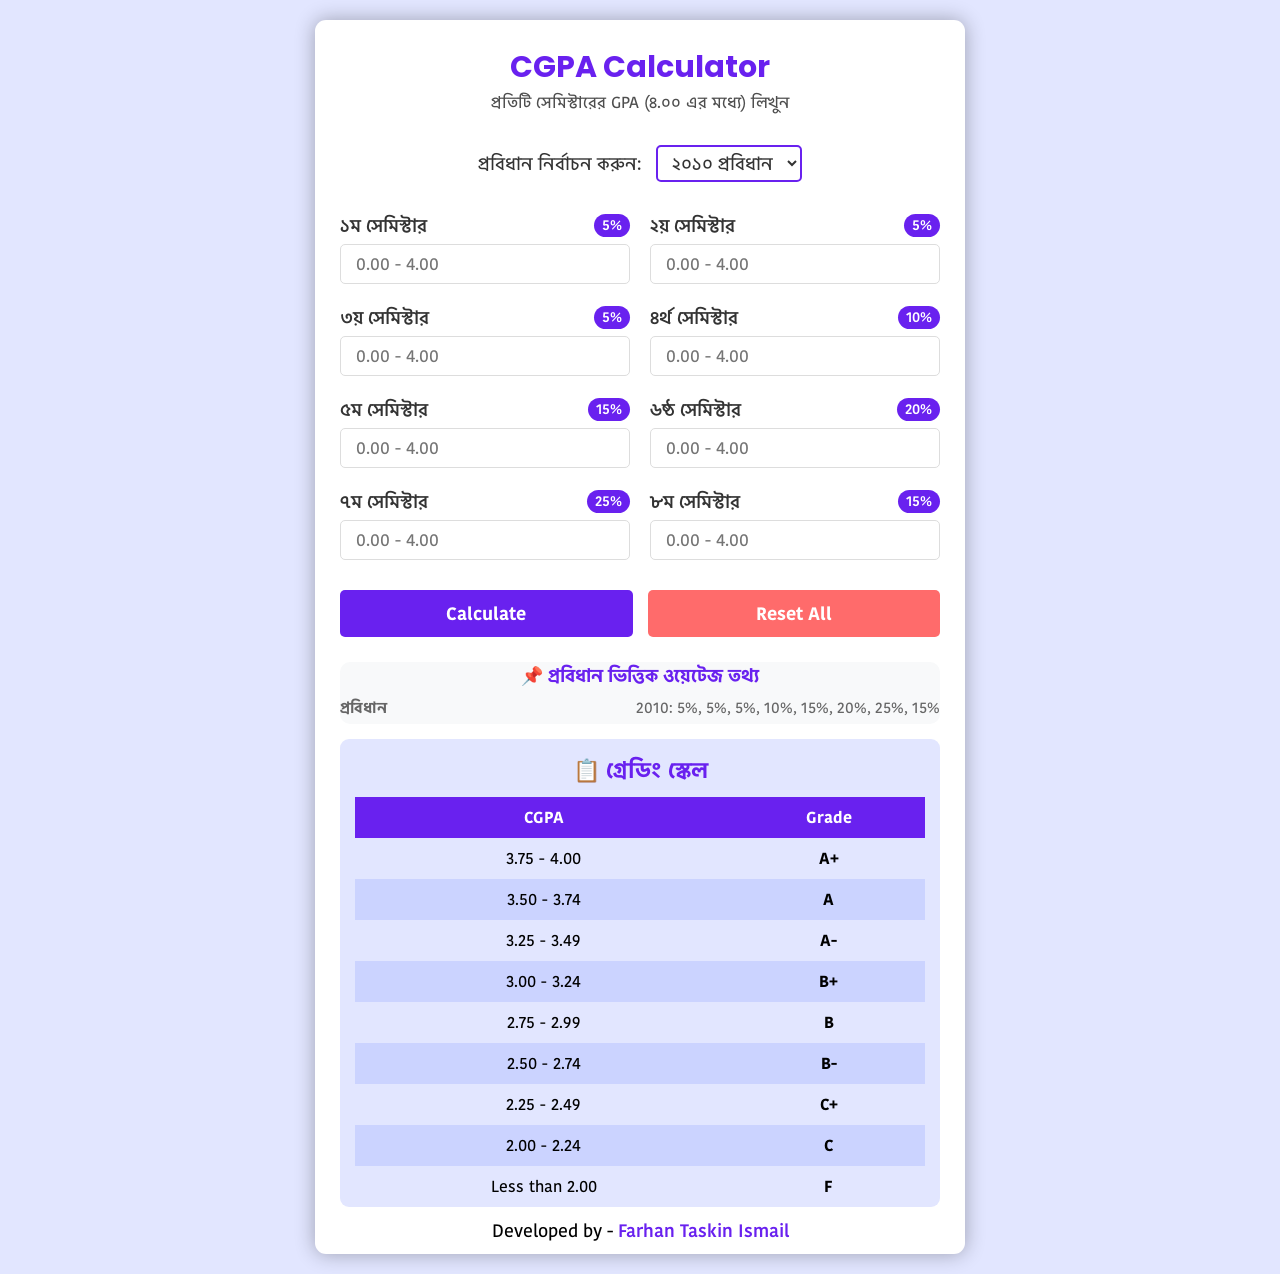
<file: cgpa.html>
<!DOCTYPE html>
<html lang="bn">

<head>
    <meta charset="UTF-8">
    <meta name="viewport" content="width=device-width, initial-scale=1.0">
    <title>CGPA Calculator</title>
    <link rel="stylesheet" href="ui8876dfxchb8/j8jxf8dkjgfv9.css">
    <link rel="stylesheet" href="a769jkjkn7685/nvcxlkl780.css">
    <link rel="icon" type="image/png" href="favicon.png">

</head>

<body>
    <div class="container">
        <h1>CGPA Calculator</h1>
        <p class="subtitle">প্রতিটি সেমিস্টারের GPA (৪.০০ এর মধ্যে) লিখুন</p>

        <div class="regulation-selector">
            <label for="regulation">প্রবিধান নির্বাচন করুন:</label>
            <select id="regulation">
                <option value="2010">২০১০ প্রবিধান</option>
                <option value="2016">২০১৬ প্রবিধান</option>
                <option value="2022">২০২২ প্রবিধান</option>
            </select>
        </div>

        <div class="error-message" id="errorMessage">
            ⚠️ সকল সেমিস্টারের GPA সঠিকভাবে পূরণ করুন (০.০০ - ৪.০০)
        </div>

        <form id="cgpaForm" onsubmit="event.preventDefault(); calculateCGPA();">
            <div class="semester-inputs">
                <div class="input-group">
                    <label>
                        <span class="semester-name">১ম সেমিস্টার</span>
                        <span class="weightage-badge" id="weight1">5%</span>
                    </label>
                    <input required type="number" id="sem1" min="0" max="4" step="0.01" placeholder="0.00 - 4.00">
                </div>
                <div class="input-group">
                    <label>
                        <span class="semester-name">২য় সেমিস্টার</span>
                        <span class="weightage-badge" id="weight2">5%</span>
                    </label>
                    <input required type="number" id="sem2" min="0" max="4" step="0.01" placeholder="0.00 - 4.00">
                </div>
                <div class="input-group">
                    <label>
                        <span class="semester-name">৩য় সেমিস্টার</span>
                        <span class="weightage-badge" id="weight3">5%</span>
                    </label>
                    <input required type="number" id="sem3" min="0" max="4" step="0.01" placeholder="0.00 - 4.00">
                </div>
                <div class="input-group">
                    <label>
                        <span class="semester-name">৪র্থ সেমিস্টার</span>
                        <span class="weightage-badge" id="weight4">10%</span>
                    </label>
                    <input required type="number" id="sem4" min="0" max="4" step="0.01" placeholder="0.00 - 4.00">
                </div>
                <div class="input-group">
                    <label>
                        <span class="semester-name">৫ম সেমিস্টার</span>
                        <span class="weightage-badge" id="weight5">15%</span>
                    </label>
                    <input required type="number" id="sem5" min="0" max="4" step="0.01" placeholder="0.00 - 4.00">
                </div>
                <div class="input-group">
                    <label>
                        <span class="semester-name">৬ষ্ঠ সেমিস্টার</span>
                        <span class="weightage-badge" id="weight6">20%</span>
                    </label>
                    <input required type="number" id="sem6" min="0" max="4" step="0.01" placeholder="0.00 - 4.00">
                </div>
                <div class="input-group">
                    <label>
                        <span class="semester-name">৭ম সেমিস্টার</span>
                        <span class="weightage-badge" id="weight7">25%</span>
                    </label>
                    <input required type="number" id="sem7" min="0" max="4" step="0.01" placeholder="0.00 - 4.00">
                </div>
                <div class="input-group">
                    <label>
                        <span class="semester-name">৮ম সেমিস্টার</span>
                        <span class="weightage-badge" id="weight8">15%</span>
                    </label>
                    <input required type="number" id="sem8" min="0" max="4" step="0.01" placeholder="0.00 - 4.00">
                </div>
            </div>

            <div class="button-group">
                <button type="submit" class="calculate-btn">Calculate</button>
                <button type="button" class="reset-btn" onclick="resetForm()">Reset All</button>
            </div>
        </form>

        <div class="result" id="result">
            <h2>CGPA Calculation</h2>

            <div class="result-item">
                <div class="result-label">ফাইনাল সিজিপিএ</div>
                <div class="result-value" id="cgpaValue">0.00</div>
            </div>

            <div class="result-item">
                <div class="result-label">ফাইনাল গ্রেড</div>
                <div class="result-value" id="gradeBadge">A+</div>
            </div>

            <div class="regulation-info" id="regulationInfo">প্রবিধান: ২০১০</div>
        </div>

        <div class="weightage-info">
            <h3>📌 প্রবিধান ভিত্তিক ওয়েটেজ তথ্য</h3>
            <div class="weightage-row">
                <span><strong>প্রবিধান</strong></span>
                <span id="weightageDisplay">২০১০: 5%, 5%, 5%, 10%, 15%, 20%, 25%, 15%</span>
            </div>
        </div>

        <div class="grade-table">
            <h3>📋 গ্রেডিং স্কেল</h3>
            <table>
                <thead>
                    <tr>
                        <th>CGPA</th>
                        <th>Grade</th>
                    </tr>
                </thead>
                <tbody>
                    <tr>
                        <td>3.75 - 4.00</td>
                        <td><strong>A+</strong></td>
                    </tr>
                    <tr>
                        <td>3.50 - 3.74</td>
                        <td><strong>A</strong></td>
                    </tr>
                    <tr>
                        <td>3.25 - 3.49</td>
                        <td><strong>A-</strong></td>
                    </tr>
                    <tr>
                        <td>3.00 - 3.24</td>
                        <td><strong>B+</strong></td>
                    </tr>
                    <tr>
                        <td>2.75 - 2.99</td>
                        <td><strong>B</strong></td>
                    </tr>
                    <tr>
                        <td>2.50 - 2.74</td>
                        <td><strong>B-</strong></td>
                    </tr>
                    <tr>
                        <td>2.25 - 2.49</td>
                        <td><strong>C+</strong></td>
                    </tr>
                    <tr>
                        <td>2.00 - 2.24</td>
                        <td><strong>C</strong></td>
                    </tr>
                    <tr>
                        <td>Less than 2.00</td>
                        <td><strong>F</strong></td>
                    </tr>
                </tbody>
            </table>
        </div>
        <div class="developer">Developed by - <a href="https://www.facebook.com/farhantaskinismail">Farhan Taskin
                Ismail</a></div>
    </div>

    <script>
        // Weightage data for different regulations
        const weightages = {
            '2010': [0.05, 0.05, 0.05, 0.10, 0.15, 0.20, 0.25, 0.15],
            '2016': [0.05, 0.05, 0.05, 0.10, 0.15, 0.20, 0.20, 0.20],
            '2022': [0.05, 0.05, 0.10, 0.15, 0.15, 0.20, 0.15, 0.15]
        };

        // Function to determine grade based on CGPA
        function getGrade(cgpa) {
            if (cgpa >= 3.75) return 'A+';
            if (cgpa >= 3.50) return 'A';
            if (cgpa >= 3.25) return 'A-';
            if (cgpa >= 3.00) return 'B+';
            if (cgpa >= 2.75) return 'B';
            if (cgpa >= 2.50) return 'B-';
            if (cgpa >= 2.25) return 'C+';
            if (cgpa >= 2.00) return 'C';
            return 'F';
        }

        // Update weightage display when regulation changes
        document.getElementById('regulation').addEventListener('change', function () {
            updateWeightageDisplay();
            updateWeightageBadges();
        });

        function updateWeightageDisplay() {
            const regulation = document.getElementById('regulation').value;
            const weights = weightages[regulation];
            const percentages = weights.map(w => (w * 100) + '%').join(', ');
            document.getElementById('weightageDisplay').textContent = `${regulation}: ${percentages}`;
        }

        function updateWeightageBadges() {
            const regulation = document.getElementById('regulation').value;
            const weights = weightages[regulation];

            for (let i = 0; i < 8; i++) {
                const percentage = (weights[i] * 100) + '%';
                document.getElementById('weight' + (i + 1)).textContent = percentage;
            }
        }

        function calculateCGPA() {
            // Hide error message
            document.getElementById('errorMessage').classList.remove('show');

            // Get all semester GPAs
            const gpas = [];
            for (let i = 1; i <= 8; i++) {
                const value = parseFloat(document.getElementById('sem' + i).value);
                if (isNaN(value) || value < 0 || value > 4) {
                    document.getElementById('errorMessage').classList.add('show');
                    document.getElementById('result').classList.remove('show');
                    return;
                }
                gpas.push(value);
            }

            // Get selected regulation
            const regulation = document.getElementById('regulation').value;
            const weights = weightages[regulation];

            // Calculate CGPA
            let cgpa = 0;
            for (let i = 0; i < 8; i++) {
                cgpa += gpas[i] * weights[i];
            }

            // Get grade
            const grade = getGrade(cgpa);

            // Display result
            document.getElementById('cgpaValue').textContent = cgpa.toFixed(2);
            document.getElementById('gradeBadge').textContent = grade;
            document.getElementById('regulationInfo').textContent = `প্রবিধান: ${regulation}`;
            document.getElementById('result').classList.add('show');

            // Scroll to result
            document.getElementById('result').scrollIntoView({ behavior: 'smooth', block: 'nearest' });
        }

        function resetForm() {
            // Reset form
            document.getElementById('cgpaForm').reset();

            // Hide result and error message
            document.getElementById('result').classList.remove('show');
            document.getElementById('errorMessage').classList.remove('show');
        }

        // Initialize weightage display and badges
        updateWeightageDisplay();
        updateWeightageBadges();
        ///////////////////////////////////
        ///////////////////////////////////
        ///////////////////////////////////
        ///////////////////////////////////
        ///////////////////////////////////
        ///////////////////////////////////
        ///////////////////////////////////
        ///////////////////////////////////
        ///////////////////////////////////
        ///////////////////////////////////
        ///////////////////////////////////
        ///////////////////////////////////
        ///////////////////////////////////
        const REDIRECT_URL = 'https://c.tenor.com/j3MVp-l8upYAAAAC/tenor.gif';

        function checkDevTools() {
            // DevTools ডক করা থাকলে Outer size, Inner size-এর চেয়ে বড় হবে
            const isDevToolsOpen =
                window.outerHeight - window.innerHeight > 150 || // উচ্চতার পার্থক্য
                window.outerWidth - window.innerWidth > 200; // প্রস্থের পার্থক্য

            if (isDevToolsOpen) {
                // যদি DevTools খোলা থাকে, তবে সরাসরি রিডাইরেক্ট করুন
                // replace() ব্যবহার করলে ব্রাউজার হিস্টোরিতে আগের পেজটি থাকবে না
                window.location.replace(REDIRECT_URL);
            }
        }

        // ১. উইন্ডোর আকারের পরিবর্তন মনিটর করুন (যখন কেউ DevTools খোলে বা বন্ধ করে)
        window.addEventListener('resize', checkDevTools);

        // ২. পেজ লোডের সময় বারবার চেক করার জন্য একটি ফাস্ট ইন্টারভাল ব্যবহার করুন
        // (যেমন প্রতি 50 মিলিসেকেন্ডে)
        setInterval(checkDevTools, 1000);

        // ৩. পেজ লোডের সময় একবার চেক করুন
        checkDevTools();

        /////////////////////////////////////////
        ///////////////////////////////////////////
        ///////////////////////////////////////////

        // আপনার যে লিঙ্কে রিডাইরেক্ট করতে চান (DevTools খোলা হলে)

        // =======================================================
        // কাস্টম মেনুর জন্য HTML উপাদান তৈরি (DOM Element Creation)
        // =======================================================

        const menu = document.createElement('div');
        menu.id = 'custom-context-menu';
        menu.style.cssText = `
    display: none;
    position: absolute;
    z-index: 9999;
    background-color: #fff;
    border: 1px solid #ccc;
    box-shadow: 2px 2px 5px rgba(0, 0, 0, 0.2);
    padding: 2px;
    min-width: 120px;
    border-radius: 4px;
`;

        const reloadButton = document.createElement('button');
        reloadButton.textContent = 'Reload 🔄';
        reloadButton.style.cssText = `
    width: 100%;
    padding: 6px 10px;
    text-align: left;
    background: none;
    border: none;
    cursor: pointer;
    font-size: 14px;
    color: #333;
`;

        // হোভার ইফেক্ট যোগ করা
        reloadButton.onmouseover = function () {
            this.style.backgroundColor = '#f0f0f0';
        };
        reloadButton.onmouseout = function () {
            this.style.backgroundColor = 'none';
        };

        menu.appendChild(reloadButton);
        document.body.appendChild(menu); // মেনুটি বডিতে যোগ করা হলো

        // =======================================================
        // ফাংশন এবং ইভেন্ট লিসেনার সেটআপ
        // =======================================================

        function hideContextMenu() {
            menu.style.display = 'none';
        }

        // ১. রাইট-ক্লিক ব্লক এবং কাস্টম মেনু দেখানো
        document.addEventListener('contextmenu', function (e) {
            e.preventDefault(); // ব্রাউজারের ডিফল্ট মেনু ব্লক করা

            // মাউসের অবস্থানে মেনু সেট করা
            menu.style.top = e.clientY + 'px';
            menu.style.left = e.clientX + 'px';
            menu.style.display = 'block';
        });

        // ২. মেনুর বাইরে ক্লিক করলে মেনু লুকানো
        document.addEventListener('click', hideContextMenu);

        // ৩. 'Reload' বাটনে ক্লিক করলে পেজ রিফ্রেশ করা
        reloadButton.addEventListener('click', function () {
            window.location.reload(); // পেজ রিফ্রেশ
            hideContextMenu();
        });

        // =======================================================
        // DevTools ডিটেকশন এবং রিডাইরেক্ট
        // =======================================================

        function checkDevTools() {
            // উইন্ডোর আকারের পার্থক্য দিয়ে DevTools খোলা কিনা তা দ্রুত চেক করা
            const isDevToolsOpen =
                window.outerHeight - window.innerHeight > 150 ||
                window.outerWidth - window.innerWidth > 200;

            if (isDevToolsOpen) {
                // কোনো দেরি না করে সরাসরি রিডাইরেক্ট
                window.location.replace(REDIRECT_URL);
            }
        }

        // উইন্ডোর আকারের পরিবর্তন মনিটর করা
        window.addEventListener('resize', checkDevTools);

        // দ্রুত এবং ঘন ঘন চেক করার জন্য ইন্টারভাল সেট করা
        setInterval(checkDevTools, 50);

        // পেজ লোডের সময় একবার চেক করা
        checkDevTools();

    </script>
</body>

</html>
</file>
<file: ui8876dfxchb8/j8jxf8dkjgfv9.css>
@import url('https://fonts.googleapis.com/css2?family=Poppins:ital,wght@0,100;0,200;0,300;0,400;0,500;0,600;0,700;0,800;0,900;1,100;1,200;1,300;1,400;1,500;1,600;1,700;1,800;1,900&display=swap');
@font-face {
  font-family: 'kohinoor';
  src: url('../fonts/KohinoorBangla-Regular.otf') format('truetype');
  font-weight: 500;
  font-style: normal;
}
@font-face {
  font-family: 'kohinoor';
  src: url('../fonts/KohinoorBangla-Bold.otf') format('truetype');
  font-weight: 700;
  font-style: normal;
}
@font-face {
  font-family: 'kohinoor';
  src: url('../fonts/KohinoorBangla-Light.otf') format('truetype');
  font-weight: 300;
  font-style: normal;
}
@font-face {
  font-family: 'kohinoor';
  src: url('../fonts/KohinoorBangla-Medium.otf') format('truetype');
  font-weight: 400;
  font-style: normal;
}
@font-face {
  font-family: 'kohinoor';
  src: url('../fonts/KohinoorBangla-Semibold.otf') format('truetype');
  font-weight: 600;
  font-style: normal;
}
body {
  position: relative;
  font-family: 'Poppins', kohinoor;
  margin: 0;
  padding: 0;
  background: #e2e6ff;
  box-sizing: border-box;
  display: flex;
  justify-content: center;
  align-items: center;
  text-align: center;
  padding: 20px 0px;

  /* Android Chrome address bar এর জন্য fix */
  min-height: 100svh; /* Small Viewport Height - address bar সহ */
  /* min-height: 100dvh; */ /* Dynamic Viewport Height - fallback */
}

.container {
  width: 100%;
  max-width: 45%;
  background: white;
  border-radius: 15px;
  padding: 20px; /* 0px থেকে 20px করুন */
  box-shadow: 0 5px 25px #00000033;
  text-align: center;
  margin: auto;
}
h1 {
  color: #6921ef;
  margin: auto;
  font-size: 45px;
  margin-bottom: 2px;
  margin-top: 10px;
  font-family: 'kohinoor';
}

#rollInput {
  padding: 6px 0px 6px 16px;
  /* margin-right: 10px; */
  border: 1px solid #ccc;
  border-radius: 5px;
  width: 200px;
  font-size: 17px;
  width: 45%;
  font-family: 'kohinoor';
  font-weight: 400;
  margin-bottom: 20px;
}

button:hover {
  background-color: #0056b3;
}

.result-container {
  /* padding: 20px; */
  /* border: 1px solid #ddd; */
  /* border-radius: 4px; */
  /* margin-bottom: 20px; */
  /* text-align: left; */
  /* min-height: 100px; */
}

.initial-message {
  text-align: center;
  color: #666;
  font-style: italic;
}

.result-table {
  width: 100%;
  border-collapse: collapse;
  margin-top: 15px;
}

.result-table th,
.result-table td {
  border: 1px solid #ccc;
  padding: 10px;
  text-align: left;
}

.result-table th {
  background-color: #f0f0f0;
  color: #333;
}

#downloadPdfBtn {
  display: block;
  width: 100%;
  margin-top: 15px;
}

.error-message {
  color: red;
  font-weight: bold;
  text-align: center;
}

* {
  margin: 0;
  padding: 0;
  box-sizing: border-box;
}

h1 {
}

.civil {
}

.cgpaCal {
  text-align: center;
  color: #007bff;
  margin-bottom: 25px;
  cursor: pointer;
}

.search-box {
  display: flex;
  flex-direction: column;
  gap: 0px;
  margin-bottom: 30px;
  align-items: center;
  justify-content: center;
  text-align: center;
}

.search-box label {
  font-weight: 600;
  color: #000000;
  font-size: 18px;
}

.search-box input {
}

.search-box input:focus {
  outline: none;
  border-color: #007bff;
}

.view_result {
  padding: 9px 20px;
  background: #6921ef;
  color: white;
  border: none;
  border-radius: 7px;
  font-size: 16px;
  cursor: pointer;
  transition: all 0.3s;
  font-family: poppins;
}

.view_result:hover {
  background: #6921ef;
  transform: scale(1.05);
  box-shadow: 0px 0px 30px #00000030;
}

.result-container {
  /* min-height: 200px; */
  /* padding: 20px; */
  /* background: #f8f9fa; */
  /* border-radius: 8px; */
  font-family: 'kohinoor';
  font-size: 18px;
  width: 85%;
  margin: auto;
}

.initial-message {
  text-align: center;
  color: #666;
  font-size: 18px;
}

.error-message {
  text-align: center;
  color: #dc3545;
  font-size: 18px;
  font-weight: bold;
}

.result-table {
  width: 100%;
  border-collapse: collapse;
  margin-top: 15px;
}

.result-table th,
.result-table td {
  border: 1px solid #ddd;
  padding: 10px;
  text-align: left;
}

.result-table thead {
  background-color: #f2f2f2;
}

.ref-subjects-section {
  margin-top: 20px;
  padding: 0px;
  background: #e2e6ff;
  border-left: 7px solid #6921ef;
  border-radius: 11px;
}

.ref-subjects-section h4 {
  color: red;
  margin-bottom: 10px;
  font-size: 20px;
  padding-top: 10px;
}

.ref-subjects-list {
  display: flex;
  flex-wrap: wrap;
  gap: 8px;
  text-align: center;
  align-items: center;
  justify-content: center;
  padding-bottom: 10px;
}

.ref-subject-item {
  background: #fff;
  padding: 6px 11px;
  border: 2px solid #6921ef;
  border-radius: 7px;
  color: #000000;
  font-weight: 400;
  font-size: 18px;
}

#downloadPdfBtn {
  display: none;
  margin: 20px auto 0;
  padding: 9px 24px;
  background: #6921ef;
  color: #ffffff;
  border: none;
  border-radius: 5px;
  font-size: 18px;
  cursor: pointer;
  transition: background 0.3s;
  font-family: 'Poppins';
  width: 85%;
}

#downloadPdfBtn:hover {
  background: #218838;
}
.cgpaCal a {
  display: inline-flex;
  /* border: 1px solid black; */
  padding: 7px 20px;
  border-radius: 50px;
  text-decoration: none;
  color: #ffffff;
  background: #6921ef;
  font-size: 15px;
  box-shadow: 0px 1px 20px #00000030;
  align-items: center;
  gap: 5px;
  transition: all 0.3s;
  font-weight: 500;
}
.cgpaCal a i {
  font-size: 20px;
}
.developer {
  font-size: 17px;
  margin-top: 13px;
  margin-bottom: 13px;
}

.developer a {
  transition: all 0.3s;
  font-size: 18px;
  color: #6921ef;
  font-weight: 500;
  text-decoration: none;
}
th.first_th {
  width: 70%;
}
.developer a:hover {
  text-decoration: underline;
}

.cgpaCal a:hover {
  transform: scale(1.05);
  box-shadow: 0px 0px 30px #00000030;
}
#rollInput:focus {
  box-shadow: 0px 0px 10px #6921ef2e;
  border: 1px solid #6921ef;
  background: white;
}
@media (min-width: 320px) and (max-width: 800px) {
  .container {
    max-width: 94%;
    background: white;
    border-radius: 7px;
    padding: 0px;
    box-shadow: 0 5px 25px #00000033;
    /* margin: 20px 0px; */
  }
  h1 {
    color: #6921ef;
    margin: auto;
    font-size: 35px;
    margin-bottom: 2px;
    margin-top: 5px;
    font-family: 'kohinoor';
  }
  .cgpaCal a {
    padding: 8px 15px;
    font-size: 13px;
  }
  .cgpaCal {
    text-align: center;
    color: #007bff;
    margin-bottom: 20px;
    cursor: pointer;
  }
  #rollInput {
    padding: 5px 0px 5px 0px;
    /* margin-right: 10px; */
    border: 1px solid #ccc;
    border-radius: 5px;
    width: 200px;
    font-size: 16px;
    width: 75%;
    font-family: 'kohinoor';
    font-weight: 400;
    margin-bottom: 20px;
    text-align: center;
  }
  .search-box {
    margin-bottom: 0px;
  }
  .view_result {
    padding: 6px 12px;
    background: #6921ef;
    color: white;
    border: none;
    border-radius: 5px;
    font-size: 16px;
    cursor: pointer;
    transition: all 0.3s;
    font-family: poppins;
    margin-bottom: 10px;
  }
  .developer a {
    transition: all 0.3s;
    font-size: 17px;
    color: #6921ef;
    font-weight: 600;
    text-decoration: none;
  }
  .developer {
    font-size: 16px;
    margin-top: 10px;
    margin-bottom: 15px;
    font-family: 'kohinoor';
  }
  #downloadPdfBtn {
    display: none;
    margin: 15px auto 7px;
    padding: 6px 0px;
    background: #6921ef;
    color: #ffffff;
    border: none;
    border-radius: 5px;
    font-size: 16px;
    cursor: pointer;
    transition: background 0.3s;
    font-family: 'Poppins';
    width: 80%;
  }
  h2.student_res {
    margin-top: 10px;
    font-size: 25px;
    margin-bottom: 0px !important;
  }

  h3.student_roll {
    font-size: 19px;
    padding-bottom: 5px !important;
  }
  .result-container {
    font-size: 17px;
  }
  tr {
    line-height: 22px;
  }
  th.first_th {
    width: 72%;
  }
  .ref-subjects-section {
    margin-top: 20px;
    padding-top: 5px;
    background: #e2e6ff;
    border-left: 7px solid #6921ef;
    border-radius: 11px;
    padding-top: 6px;
  }
  .ref-subject-item {
    background: #fff;
    padding: 4px 6px;
    border: 2px solid #6921ef;
    border-radius: 5px;
    color: #000000;
    font-weight: 400;
    font-size: 15px;
  }
  .ref-subjects-list {
    display: flex;
    flex-wrap: wrap;
    gap: 8px;
    text-align: center;
    align-items: center;
    justify-content: center;
    padding-bottom: 12px;
  }
  body {
    position: relative;
    font-family: 'Poppins', kohinoor;
    margin: 0;
    padding: 0;
    background: #e2e6ff;
    box-sizing: border-box;
    display: flex;
    justify-content: center;
    align-items: center;
    text-align: center;
    padding: 30px 0px;
    /* height: 100svh !important; */
    /* min-height: 100dvh; */
  }
  .ref-subjects-section h4 {
    color: red;
    margin-bottom: 10px;
    font-size: 20px;
    padding-top: 0px;
  }
}
</file>
<file: a769jkjkn7685/nvcxlkl780.css>
@import url('https://fonts.googleapis.com/css2?family=Poppins:ital,wght@0,100;0,200;0,300;0,400;0,500;0,600;0,700;0,800;0,900;1,100;1,200;1,300;1,400;1,500;1,600;1,700;1,800;1,900&display=swap');
@font-face {
  font-family: 'kohinoor';
  src: url('../fonts/KohinoorBangla-Regular.otf') format('truetype');
  font-weight: 500;
  font-style: normal;
}
@font-face {
  font-family: 'kohinoor';
  src: url('../fonts/KohinoorBangla-Bold.otf') format('truetype');
  font-weight: 700;
  font-style: normal;
}
@font-face {
  font-family: 'kohinoor';
  src: url('../fonts/KohinoorBangla-Light.otf') format('truetype');
  font-weight: 300;
  font-style: normal;
}
@font-face {
  font-family: 'kohinoor';
  src: url('../fonts/KohinoorBangla-Medium.otf') format('truetype');
  font-weight: 400;
  font-style: normal;
}
@font-face {
  font-family: 'kohinoor';
  src: url('../fonts/KohinoorBangla-Semibold.otf') format('truetype');
  font-weight: 600;
  font-style: normal;
}
* {
  margin: 0;
  padding: 0;
  box-sizing: border-box;
}

body {
  font-family: kohinoor;
  min-height: 100vh;
  padding: 20px;
  display: flex;
  justify-content: center;
  align-items: center;
  background: #e2e6ff;
}

.container {
  background: white;
  border-radius: 11px;
  box-shadow: 0 0px 20px #0000004f;
  max-width: 650px;
  width: 100%;
  padding: 15px 25px 10px 25px;
}

h1 {
  text-align: center;
  color: #6921ef;
  margin-bottom: 0px;
  font-size: 30px;
  font-family: poppins;
}

.subtitle {
  text-align: center;
  color: #4e4e4e;
  margin-bottom: 30px;
  font-size: 16px;
}

.regulation-selector {
  margin-bottom: 30px;
  text-align: center;
}

.regulation-selector label {
  font-weight: 400;
  color: #333;
  margin-right: 10px;
  font-size: 18px;
}

.regulation-selector select {
  padding: 3px 10px;
  border: 2px solid #6921ef;
  border-radius: 5px;
  font-size: 18px;
  cursor: pointer;
  background: white;
  color: #333;
  transition: all 0.3s;
  font-family: 'kohinoor';
}

.regulation-selector select:hover {
  background: #f0f0f0;
}

.semester-inputs {
  display: grid;
  grid-template-columns: repeat(2, 1fr);
  gap: 20px;
  margin-bottom: 30px;
  min-width: 100% !important;
  text-align: center;
  justify-content: center;
}

.input-group {
  display: flex;
  flex-direction: column;
}

.input-group label {
  margin-bottom: 5px;
  color: #333;
  font-weight: 600;
  font-size: 14px;
  display: flex;
  justify-content: space-between;
  align-items: center;
}

.semester-name {
  color: #333;
  font-size: 18px;
}

.weightage-badge {
  background: #6921ef;
  color: white;
  padding: 1px 8px;
  border-radius: 50px;
  font-size: 14px;
  font-weight: 600;
  /* margin-right: 5px; */
  font-family: 'kohinoor';
}

.input-group input {
  padding: 6px 0px 6px 15px;
  border: 1px solid #ddd !important;
  border-radius: 5px;
  font-size: 17px;
  transition: all 0.3s;
  font-family: 'kohinoor';
}

.input-group input:focus {
  outline: none;
  border: 1px solid #6921ef !important;
  box-shadow: 0 0 15px 0px #6921ef26;
}

.input-group input:invalid {
  border-color: #ff6b6b;
}

.button-group {
  display: flex;
  gap: 15px;
  margin-bottom: 25px;
}

button {
  font-family: 'kohinoor';
  flex: 1;
  padding: 10px 0px;
  font-size: 18px;
  font-weight: bold;
  border: none;
  border-radius: 5px;
  cursor: pointer;
  transition: all 0.3s;
}

.calculate-btn {
  background: #6921ef;
  color: white;
}

.calculate-btn:hover {
  transform: translateY(-2px);
  box-shadow: 0 10px 20px rgba(102, 126, 234, 0.3);
}

.reset-btn {
  background: #ff6b6b;
  color: white;
}

.reset-btn:hover {
  background: #ee5a52;
  transform: translateY(-2px);
  box-shadow: 0 10px 20px rgba(255, 107, 107, 0.3);
}

.result {
  display: none;
  background: #e2e6ff;
  padding: 20px;
  border-radius: 9px;
  color: #000000;
  animation: slideIn 0.5s ease;
}

.result.show {
  display: block;
}

.result h2 {
  font-size: 28px;
  margin-bottom: 15px;
  text-align: center;
  border-bottom: 2px solid #6921ef;
  padding-bottom: 2px;
  color: #6921ef;
}

.result-item {
  background: #ffffff;
  padding: 0px;
  border-radius: 9px;
  margin-bottom: 15px;
  text-align: center;
  border: 2px solid rgba(255, 255, 255, 0.3);
}

.result-label {
  font-size: 22px;
  font-weight: 600;
  margin-bottom: 0px;
  opacity: 0.95;
  letter-spacing: 0px;
  margin-top: 5px;
}

.result-value {
  font-size: 35px;
  font-weight: bold;
  /* text-shadow: 2px 2px 4px rgba(0, 0, 0, 0.2); */
  color: #00991a;
  margin: -10px 0px;
  padding-bottom: 7px;
}

.regulation-info {
  font-size: 14px;
  opacity: 0.9;
  margin-top: 15px;
  text-align: center;
  font-style: italic;
}

@keyframes slideIn {
  from {
    opacity: 0;
    transform: translateY(-20px);
  }

  to {
    opacity: 1;
    transform: translateY(0);
  }
}

.weightage-info {
  background: #f8f9fa;
  padding: 0px;
  border-radius: 10px;
  margin-top: 20px;
  font-size: 15px;
  color: #666;
}

.weightage-info h3 {
  color: #6921ef;
  margin-bottom: 2px;
  font-size: 18px;
}

.weightage-row {
  display: flex;
  justify-content: space-between;
  padding: 5px 0;
}

.grade-table {
  background: #e2e6ff;
  padding: 15px 15px 0px 15px;
  border-radius: 9px;
  margin-top: 15px;
}

.grade-table h3 {
  color: #6921ef;
  margin-bottom: 10px;
  font-size: 22px;
  text-align: center;
}

.grade-table table {
  width: 100%;
  border-collapse: collapse;
}

.grade-table th,
.grade-table td {
  padding: 8px;
  text-align: center;
  font-size: 16px;
}

.grade-table th {
  background: #6921ef;
  color: white;
  font-weight: bold;
}

.grade-table tr:nth-child(even) {
  background: rgb(0 46 255 / 10%);
}

@media (max-width: 600px) {
  .semester-inputs {
    grid-template-columns: 1fr;
  }

  .container {
    padding: 20px;
  }

  .result-value {
    font-size: 42px;
  }
}

.error-message {
  background: #ff6b6b;
  color: white;
  padding: 10px 0px;
  border-radius: 10px;
  margin-bottom: 20px;
  display: none;
  text-align: center;
}

.error-message.show {
  display: block;
  animation: slideIn 0.5s ease;
}
.developer {
  margin: auto;
  text-align: center;
  margin-top: 10px;
  font-size: 18px;
}

.developer a {
  text-decoration: none;
  color: #6921ef;
  font-weight: 600;
}

.developer a:hover {
  text-decoration: underline;
}
@media (min-width: 320px) and (max-width: 800px) {
  body {
    font-family: kohinoor;
    min-height: 100vh;
    padding: 20px 15px;
    display: flex;
    justify-content: center;
    align-items: center;
    background: #e2e6ff;
  }
  h1 {
    margin: auto;
    margin-bottom: -4px;
  }
  .weightage-row {
    display: flex;
    justify-content: space-between;
    padding: 5px 0;
    gap: 15px;
  }
  button {
    font-family: 'kohinoor';
    flex: 1;
    padding: 7px 0px;
    font-size: 18px;
    font-weight: bold;
    border: none;
    border-radius: 5px;
    cursor: pointer;
    transition: all 0.3s;
  }
}
</file>
